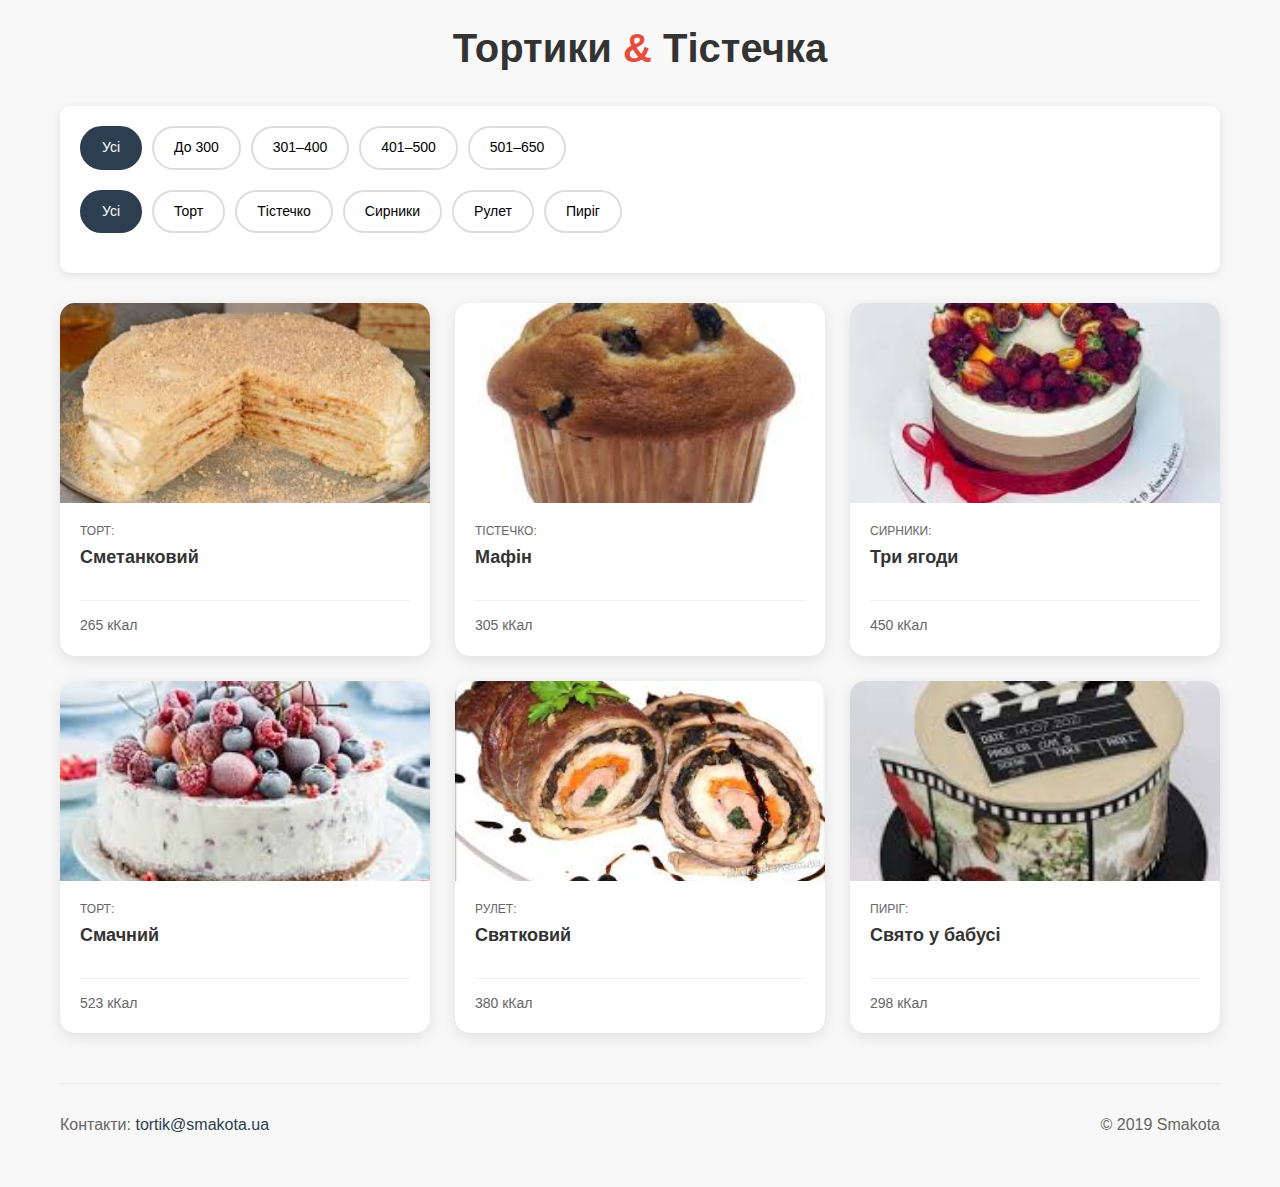
<file: index.html>
<!DOCTYPE html>
<html lang="uk">
<head>
    <meta charset="UTF-8">
    <meta name="viewport" content="width=device-width, initial-scale=1.0">
    <title>Тортики & Тістечка</title>
    <link rel="stylesheet" href="style.css">
</head>
<body>
<div class="container">
    <header class="header">
        <h1>Тортики <span class="ampersand">&</span> Тістечка</h1>
    </header>

    <!-- Категорії -->
    <input type="radio" name="filter" id="all" checked>
    <input type="radio" name="filter" id="tort">
    <input type="radio" name="filter" id="tistechko">
    <input type="radio" name="filter" id="syrnyk">
    <input type="radio" name="filter" id="rulet">
    <input type="radio" name="filter" id="pyrig">

    <!-- Калорії -->
    <input type="radio" name="cal" id="cal-all" checked>
    <input type="radio" name="cal" id="cal-300">
    <input type="radio" name="cal" id="cal-400">
    <input type="radio" name="cal" id="cal-500">
    <input type="radio" name="cal" id="cal-650">

    <div class="filters">
        <div class="calorie-filter">
            <label for="cal-all" class="filter-btn">Усі</label>
            <label for="cal-300" class="filter-btn">До 300</label>
            <label for="cal-400" class="filter-btn">301–400</label>
            <label for="cal-500" class="filter-btn">401–500</label>
            <label for="cal-650" class="filter-btn">501–650</label>
        </div>
        <div class="category-filter">
            <label for="all" class="filter-btn">Усі</label>
            <label for="tort" class="filter-btn">Торт</label>
            <label for="tistechko" class="filter-btn">Тістечко</label>
            <label for="syrnyk" class="filter-btn">Сирники</label>
            <label for="rulet" class="filter-btn">Рулет</label>
            <label for="pyrig" class="filter-btn">Пиріг</label>
        </div>
    </div>

    <div class="gallery">
        <div class="recipe-card tort cal-lt300">
            <img src="biba.jpg" class="recipe-image">
            <div class="recipe-content"><div class="recipe-type">Торт:</div><div class="recipe-title">Сметанковий</div>
            <div class="recipe-divider"></div><div class="recipe-calories">265 кКал</div></div>
        </div>

        <div class="recipe-card tistechko cal-300-400">
            <img src="[data-uri]" class="recipe-image">
            <div class="recipe-content"><div class="recipe-type">Тістечко:</div><div class="recipe-title">Мафін</div>
            <div class="recipe-divider"></div><div class="recipe-calories">305 кКал</div></div>
        </div>

        <div class="recipe-card syrnyk cal-401-500">
            <img src="[data-uri]" class="recipe-image">
            <div class="recipe-content"><div class="recipe-type">Сирники:</div><div class="recipe-title">Три ягоди</div>
            <div class="recipe-divider"></div><div class="recipe-calories">450 кКал</div></div>
        </div>

        <div class="recipe-card tort cal-501-650">
            <img src="[data-uri]" class="recipe-image">
            <div class="recipe-content"><div class="recipe-type">Торт:</div><div class="recipe-title">Смачний</div>
            <div class="recipe-divider"></div><div class="recipe-calories">523 кКал</div></div>
        </div>

        <div class="recipe-card rulet cal-300-400">
            <img src="[data-uri]" class="recipe-image">
            <div class="recipe-content"><div class="recipe-type">Рулет:</div><div class="recipe-title">Святковий</div>
            <div class="recipe-divider"></div><div class="recipe-calories">380 кКал</div></div>
        </div>

        <div class="recipe-card pyrig cal-lt300">
            <img src="[data-uri]" class="recipe-image">
            <div class="recipe-content"><div class="recipe-type">Пиріг:</div><div class="recipe-title">Свято у бабусі</div>
            <div class="recipe-divider"></div><div class="recipe-calories">298 кКал</div></div>
        </div>
    </div>

    <footer class="footer">
        <div>Контакти: <a href="mailto:tortik@smakota.ua">tortik@smakota.ua</a></div>
        <div>© 2019 Smakota</div>
    </footer>
</div>
</body>
</html>
</body>
</html>
</file>
<file: style.css>
* {margin: 0; padding: 0; box-sizing: border-box;}
        body {font-family: Arial, sans-serif; background-color: #f8f8f8; line-height: 1.4;}
        .container {max-width: 1200px; margin: 0 auto; padding: 20px;}
        .header {text-align: center; margin-bottom: 30px;}
        .header h1 {font-size: 2.5rem; color: #333; margin-bottom: 10px;}
        .header h1 .ampersand {color: #e74c3c;}

        /* Приховані інпути */
        input[type="radio"] {display: none;}

        /* Фільтри */
        .filters {
            background: white; padding: 20px; border-radius: 10px;
            box-shadow: 0 2px 10px rgba(0,0,0,0.1); margin-bottom: 30px;
        }

        .calorie-filter, .category-filter {
            margin-bottom: 20px; display: flex; flex-wrap: wrap; gap: 10px;
        }

        .filter-btn {
            padding: 10px 20px; border: 2px solid #ddd; background: white;
            border-radius: 25px; cursor: pointer; transition: all 0.3s ease; font-size: 14px;
        }
        .filter-btn:hover {border-color: #2c3e50; background: #f8f9fa;}

        /* Галерея */
        .gallery {display: grid; gap: 20px;}
        .recipe-card {
            background: white; border-radius: 15px;
            box-shadow: 0 4px 15px rgba(0,0,0,0.1); overflow: hidden;
            transition: transform 0.3s ease, box-shadow 0.3s ease, opacity 0.3s ease;
            display: flex; flex-direction: column; opacity: 1;
        }
        .recipe-card.dimmed {opacity: 0.3; transform: scale(0.95);}
        .recipe-card:hover {transform: translateY(-5px); box-shadow: 0 8px 25px rgba(0,0,0,0.15);}
        .recipe-card.dimmed:hover {transform: scale(0.95) translateY(-2px);}
        .recipe-image {width: 100%; height: 200px; object-fit: cover; align-self: flex-start;}
        .recipe-content {padding: 20px; flex-grow: 1; display: flex; flex-direction: column;}
        .recipe-type {font-size: 12px; color: #666; text-transform: uppercase; margin-bottom: 5px;}
        .recipe-title {font-size: 18px; font-weight: bold; color: #333; margin-bottom: 15px; flex-grow: 1;}
        .recipe-divider {height: 1px; background: #eee; margin: 15px 0;}
        .recipe-calories {font-size: 14px; color: #666; margin-top: auto;}

        /* Футер */
        .footer {
            margin-top: 50px; padding: 30px 0; border-top: 1px solid #eee;
            display: flex; justify-content: space-between; align-items: center; color: #666;
        }
        .footer a {color: #2c3e50; text-decoration: none;}

        /* --- Логіка фільтрації --- */
        /* Категорії */
        #tort:checked ~ .gallery .recipe-card:not(.tort),
        #tistechko:checked ~ .gallery .recipe-card:not(.tistechko),
        #syrnyk:checked ~ .gallery .recipe-card:not(.syrnyk),
        #rulet:checked ~ .gallery .recipe-card:not(.rulet),
        #pyrig:checked ~ .gallery .recipe-card:not(.pyrig) {
            opacity: 0.3; transform: scale(0.95);
        }

        /* Калорійність */
        #cal-all:checked ~ .gallery .recipe-card {opacity: 1; transform: none;}
        #cal-300:checked ~ .gallery .recipe-card:not(.cal-lt300) {opacity: 0.3; transform: scale(0.95);}
        #cal-400:checked ~ .gallery .recipe-card:not(.cal-300-400) {opacity: 0.3; transform: scale(0.95);}
        #cal-500:checked ~ .gallery .recipe-card:not(.cal-401-500) {opacity: 0.3; transform: scale(0.95);}
        #cal-650:checked ~ .gallery .recipe-card:not(.cal-501-650) {opacity: 0.3; transform: scale(0.95);}

        /* Активні кнопки */
        #all:checked ~ .filters label[for="all"],
        #tort:checked ~ .filters label[for="tort"],
        #tistechko:checked ~ .filters label[for="tistechko"],
        #syrnyk:checked ~ .filters label[for="syrnyk"],
        #rulet:checked ~ .filters label[for="rulet"],
        #pyrig:checked ~ .filters label[for="pyrig"],
        #cal-all:checked ~ .filters label[for="cal-all"],
        #cal-300:checked ~ .filters label[for="cal-300"],
        #cal-400:checked ~ .filters label[for="cal-400"],
        #cal-500:checked ~ .filters label[for="cal-500"],
        #cal-650:checked ~ .filters label[for="cal-650"] {
            background: #2c3e50; color: white; border-color: #2c3e50;
        }

        /* Мобільні */
        @media (max-width: 730px) {
            .gallery {grid-template-columns: 1fr; gap: 15px;}
            .recipe-image {height: 150px;}
            .recipe-title {font-size: 16px;}
            .footer {flex-direction: column; gap: 10px; text-align: center;}
        }
        @media (min-width: 730px) and (max-width: 1200px) {
            .gallery {grid-template-columns: repeat(2, 1fr); gap: 20px;}
            .recipe-image {height: 180px;}
        }
        @media (min-width: 1200px) {
            .gallery {grid-template-columns: repeat(3, 1fr); gap: 25px;}
        }
</file>
